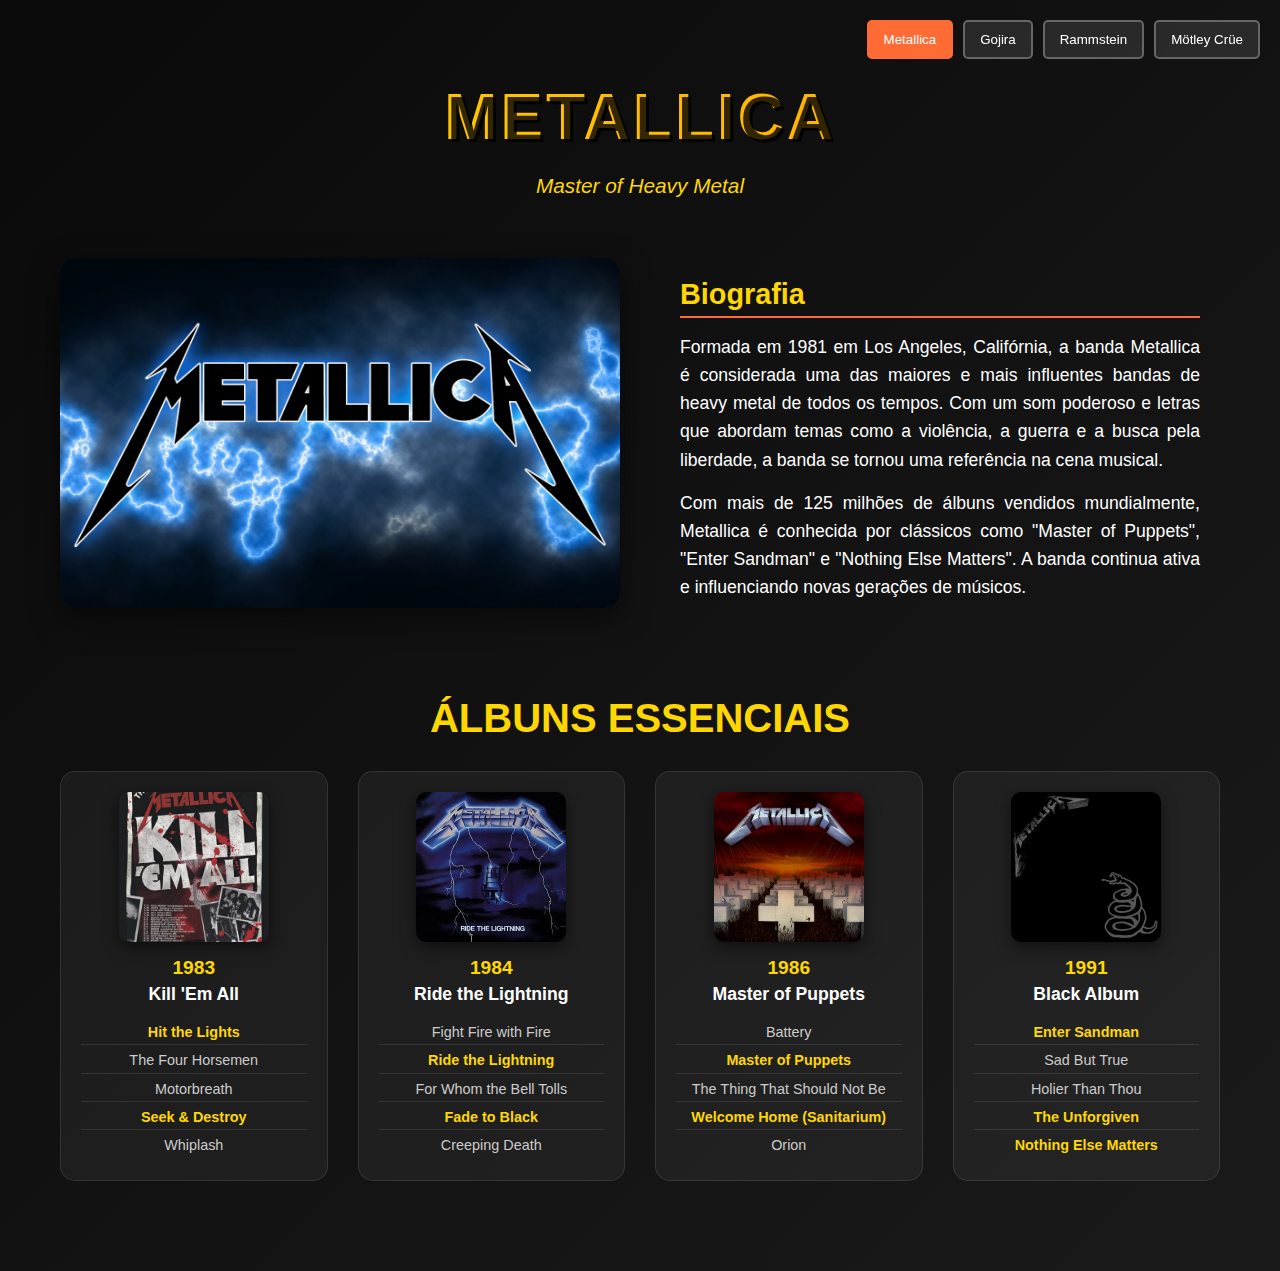
<file: index.html>
<!DOCTYPE html>
<html lang="pt-br">
<head>
    <meta charset="UTF-8">
    <meta name="viewport" content="width=device-width, initial-scale=1.0">
    <title>Bandas de Rock</title>
    <style>
        * {
            margin: 0;
            padding: 0;
            box-sizing: border-box;
        }
        
        body {
            background: linear-gradient(135deg, #0a0a0a 0%, #1a1a1a 100%);
            color: #ffffff;
            font-family: 'Arial', sans-serif;
            overflow-x: hidden;
        }
        
        .container {
            max-width: 1200px;
            margin: 0 auto;
            padding: 0 20px;
        }
        
        .navigation {
            position: fixed;
            top: 20px;
            right: 20px;
            display: flex;
            gap: 10px;
            z-index: 1000;
        }
        
        .nav-btn {
            background: rgba(255, 255, 255, 0.1);
            border: 2px solid #666;
            color: #fff;
            padding: 10px 15px;
            border-radius: 5px;
            transition: all 0.3s ease;
            backdrop-filter: blur(10px);
            cursor: pointer;
        }
        
        .nav-btn:hover {
            background: rgba(255, 255, 255, 0.2);
            border-color: #fff;
            transform: translateY(-2px);
        }
        
        .nav-btn.active {
            background: #ff6b35;
            border-color: #ff6b35;
        }
        
        .page {
            display: none;
            min-height: 100vh;
            padding: 80px 0 40px;
        }
        
        .page.active {
            display: block;
            animation: fadeIn 0.8s ease-in-out;
        }
        
        @keyframes fadeIn {
            from { 
                opacity: 0; 
                transform: translateY(30px); 
            }
            to { 
                opacity: 1; 
                transform: translateY(0); 
            }
        }
        
        .band-header {
            text-align: center;
            margin-bottom: 60px;
            position: relative;
        }
        
        .band-title {
            font-size: 4rem;
            font-weight: bold;
            text-transform: uppercase;
            letter-spacing: 3px;
            margin-bottom: 20px;
            text-shadow: 3px 3px rgba(0,0,0,0.8);
            background: linear-gradient(45deg, #fff, #ccc);
            -webkit-background-clip: text;
            -webkit-text-fill-color: transparent;
            background-clip: text;
        }
        
        .band-subtitle {
            font-size: 1.3rem;
            color: #ff6b35; 
            font-style: italic;
        }
        
        .band-content {
            display: grid;
            grid-template-columns: 1fr 1fr;
            gap: 40px;
            margin-bottom: 40px;
        }
        
        .band-image {
            width: 100%;
            max-width: 100%;
            height: 350px;
            background: rgba(255, 255, 255, 0.1);
            border-radius: 15px;
            box-shadow: 0 10px 30px rgba(0, 0, 0, 0.5);
            transition: transform 0.3s ease;
            display: flex;
            align-items: center;
            justify-content: center;
            overflow: hidden;
        }
        
        .band-image img {
            width: 100%;
            height: 100%;
            object-fit: cover;
        }
        
        .band-image:hover {
            transform: scale(1.05);
        }
        
        .band-info {
            padding: 20px;
        }
        
        .band-info h3 {
            color: #ff6b35;
            font-size: 1.8rem;
            margin-bottom: 15px;
            border-bottom: 2px solid #ff6b35;
            padding-bottom: 5px;
        }
        
        .band-info p {
            line-height: 1.6;
            font-size: 1.1rem;
            margin-bottom: 15px;
            text-align: justify;
        }   
        
        .albums-section {
            margin-top: 60px;
            text-align: center;
        }
        
        .albums-title {
            font-size: 2.5rem;
            color: #ff6b35;
            margin-bottom: 30px;
            text-transform: uppercase;
        }
        
        .albums-grid {
            display: grid;
            grid-template-columns: repeat(auto-fit, minmax(250px, 1fr));
            gap: 30px;
            margin-bottom: 50px;
        }
        
        .album-card {
            background: rgba(255, 255, 255, 0.05);
            border-radius: 15px;
            padding: 20px;
            text-align: center;
            transition: all 0.3s ease;
            border: 1px solid rgba(255, 255, 255, 0.1);
            cursor: pointer;
        }
        
        .album-card:hover {
            background: rgba(255, 255, 255, 0.1);
            transform: translateY(-5px);
            box-shadow: 0 10px 25px rgba(255, 107, 53, 0.3);
        }
        
        .album-cover {
            width: 150px;
            height: 150px;
            margin: 0 auto 15px;
            border-radius: 10px;
            overflow: hidden;
            box-shadow: 0 5px 15px rgba(0, 0, 0, 0.5);
        }
        
        .album-cover img {
            width: 100%;
            height: 100%;
            object-fit: cover;
        }
        
        .album-year {
            color: #ff6b35;
            font-weight: bold;
            font-size: 1.2rem;
            margin-bottom: 5px;
        }
        
        .album-name {
            font-size: 1.1rem;
            font-weight: bold;
            margin-bottom: 15px;
        }
        
        .album-tracks {
            font-size: 0.9rem;
            color: #ccc;
            line-height: 1.4;
        }
        
        .track-item {
            margin-bottom: 3px;
            padding: 2px 0;
            border-bottom: 1px solid rgba(255, 255, 255, 0.1);
        }
        
        .track-item:last-child {
            border-bottom: none;
        }
        
        .hit-song {
            color: #ff6b35;
            font-weight: bold;
        }
        
        /* Cores específicas para cada banda */
        .metallica .band-title {
            background: linear-gradient(45deg, #FFD700, #FFA200);
            -webkit-background-clip: text;
            -webkit-text-fill-color: transparent;
        }
        
        .metallica .band-subtitle, 
        .metallica .albums-title, 
        .metallica .band-info h3, 
        .metallica .album-year,
        .metallica .hit-song {
            color: #FFD700;
        }
        
        .gojira .band-title { 
            background: linear-gradient(45deg, #228B22, #32CD32); 
            -webkit-background-clip: text; 
            -webkit-text-fill-color: transparent; 
        }
        
        .gojira .band-subtitle, 
        .gojira .albums-title, 
        .gojira .band-info h3, 
        .gojira .album-year,
        .gojira .hit-song { 
            color: #32CD32; 
        }
        
        .rammstein .band-title { 
            background: linear-gradient(45deg, #DC143C, #FF6347); 
            -webkit-background-clip: text; 
            -webkit-text-fill-color: transparent; 
        }
        
        .rammstein .band-subtitle, 
        .rammstein .albums-title, 
        .rammstein .band-info h3, 
        .rammstein .album-year,
        .rammstein .hit-song { 
            color: #DC143C; 
        }
        
        .motley .band-title { 
            background: linear-gradient(45deg, #FF1493, #FF69B4); 
            -webkit-background-clip: text; 
            -webkit-text-fill-color: transparent; 
        }
        
        .motley .band-subtitle, 
        .motley .albums-title, 
        .motley .band-info h3, 
        .motley .album-year,
        .motley .hit-song { 
            color: #FF1493; 
        }
        
        @media (max-width: 768px) {
            .band-content {
                grid-template-columns: 1fr;
                text-align: center;
            }
            
            .band-title {
                font-size: 2.5rem;
            }
            
            .navigation {
                position: relative;
                top: 0;
                right: 0;
                justify-content: center;
                margin-top: 20px;
                flex-wrap: wrap;
            }
            
            .albums-grid {
                grid-template-columns: repeat(auto-fit, minmax(200px, 1fr));
            }
        }
    </style>
</head>
<body>
    <!-- Navegação -->
    <div class="navigation">
        <button class="nav-btn active" onclick="showPage('metallica')">Metallica</button>
        <button class="nav-btn" onclick="showPage('gojira')">Gojira</button>
        <button class="nav-btn" onclick="showPage('rammstein')">Rammstein</button>
        <button class="nav-btn" onclick="showPage('motley')">Mötley Crüe</button>
    </div>

    <!-- Página Metallica -->
    <div id="metallica" class="page active metallica">
        <div class="container">
            <div class="band-header">
                <h1 class="band-title">Metallica</h1>
                <p class="band-subtitle">Master of Heavy Metal</p>
            </div>

            <div class="band-content">
                <div class="band-image">
                    <img src="metallica.jpeg" alt="Metallica">
                </div>
                <div class="band-info">
                    <h3>Biografia</h3>
                    <p>Formada em 1981 em Los Angeles, Califórnia, a banda Metallica é considerada uma das maiores e mais influentes bandas de heavy metal de todos os tempos. Com um som poderoso e letras que abordam temas como a violência, a guerra e a busca pela liberdade, a banda se tornou uma referência na cena musical.</p>
                    <p>Com mais de 125 milhões de álbuns vendidos mundialmente, Metallica é conhecida por clássicos como "Master of Puppets", "Enter Sandman" e "Nothing Else Matters". A banda continua ativa e influenciando novas gerações de músicos.</p>
                </div>
            </div>
            
            <div class="albums-section">
                <h2 class="albums-title">Álbuns Essenciais</h2>
                <div class="albums-grid">
                    <div class="album-card">
                        <div class="album-cover">
                            <img src="Metallica poster.jpeg" alt="Kill 'Em All">
                        </div>
                        <div class="album-year">1983</div>
                        <div class="album-name">Kill 'Em All</div>
                        <div class="album-tracks">
                            <div class="track-item hit-song">Hit the Lights</div>
                            <div class="track-item">The Four Horsemen</div>
                            <div class="track-item">Motorbreath</div>
                            <div class="track-item hit-song">Seek & Destroy</div>
                            <div class="track-item">Whiplash</div>
                        </div>
                    </div>
                    <div class="album-card">
                        <div class="album-cover">
                            <img src="metallica ride.jpeg" alt="Ride the Lightning">
                        </div>
                        <div class="album-year">1984</div>
                        <div class="album-name">Ride the Lightning</div>
                        <div class="album-tracks">
                            <div class="track-item">Fight Fire with Fire</div>
                            <div class="track-item hit-song">Ride the Lightning</div>
                            <div class="track-item">For Whom the Bell Tolls</div>
                            <div class="track-item hit-song">Fade to Black</div>
                            <div class="track-item">Creeping Death</div>
                        </div>
                    </div>
                    <div class="album-card">
                        <div class="album-cover">
                            <img src="METALLICA222.jpeg" alt="Master of Puppets">
                        </div>
                        <div class="album-year">1986</div>
                        <div class="album-name">Master of Puppets</div>
                        <div class="album-tracks">
                            <div class="track-item">Battery</div>
                            <div class="track-item hit-song">Master of Puppets</div>
                            <div class="track-item">The Thing That Should Not Be</div>
                            <div class="track-item hit-song">Welcome Home (Sanitarium)</div>
                            <div class="track-item">Orion</div>
                        </div>
                    </div>
                    <div class="album-card">
                        <div class="album-cover">
                            <img src="black albun.jpeg" alt="Black Album">
                        </div>
                        <div class="album-year">1991</div>
                        <div class="album-name">Black Album</div>
                        <div class="album-tracks">
                            <div class="track-item hit-song">Enter Sandman</div>
                            <div class="track-item">Sad But True</div>
                            <div class="track-item">Holier Than Thou</div>
                            <div class="track-item hit-song">The Unforgiven</div>
                            <div class="track-item hit-song">Nothing Else Matters</div>
                        </div>
                    </div>
                </div>
            </div>
        </div>
    </div>

    <!-- Página Gojira -->
    <div id="gojira" class="page gojira">
        <div class="container">
            <div class="band-header">
                <h1 class="band-title">Gojira</h1>
                <p class="band-subtitle">Progressive Metal from France</p>
            </div>
            
            <div class="band-content">
                <div class="band-image">
                    <img src="Gojira Band (1).jpeg" alt="Gojira">
                </div>
                
                <div class="band-info">
                    <h3>História da Banda</h3>
                    <p>Formada em 1996 em Bayonne, França, Gojira é uma das bandas de metal progressivo mais respeitadas da atualidade. Liderada pelos irmãos Joe e Mario Duplantier, a banda combina técnica instrumental excepcional com consciência ambiental.</p>
                    
                    <p>Conhecida por suas letras sobre preservação ambiental e espiritualidade, Gojira ganhou reconhecimento mundial com álbuns como "From Mars to Sirius" e "L'Enfant Sauvage". Sua performance nas Olimpíadas de Paris 2024 os consolidou como ícones do metal francês.</p>
                </div>
            </div>

            <div class="albums-section">
                <h2 class="albums-title">Álbuns Essenciais</h2>
                <div class="albums-grid">
                    <div class="album-card">
                        <div class="album-cover">
                            <img src="Gojira_ From Mars to Sirius.jpeg" alt="From Mars to Sirius">
                        </div>
                        <div class="album-year">2005</div>
                        <div class="album-name">From Mars to Sirius</div>
                        <div class="album-tracks">
                            <div class="track-item">Ocean Planet</div>
                            <div class="track-item">Backbone</div>
                            <div class="track-item">From the Sky</div>
                            <div class="track-item hit-song">Flying Whales</div>
                            <div class="track-item hit-song">Where Dragons Dwell</div>
                        </div>
                    </div>
                    <div class="album-card">
                        <div class="album-cover">
                            <img src="Gojira - L'Enfant Sauvage (2012).jpeg" alt="L'Enfant Sauvage">
                        </div>
                        <div class="album-year">2012</div>
                        <div class="album-name">L'Enfant Sauvage</div>
                        <div class="album-tracks">
                            <div class="track-item">Explosia</div>
                            <div class="track-item hit-song">L'Enfant Sauvage</div>
                            <div class="track-item">Liquid Fire</div>
                            <div class="track-item">The Axe</div>
                            <div class="track-item hit-song">Born in Winter</div>
                        </div>
                    </div>
                    <div class="album-card">
                        <div class="album-cover">
                            <img src="Gojira - Magma.jpeg" alt="Magma">
                        </div>
                        <div class="album-year">2016</div>
                        <div class="album-name">Magma</div>
                        <div class="album-tracks">
                            <div class="track-item">The Shooting Star</div>
                            <div class="track-item hit-song">Silvera</div>
                            <div class="track-item">The Cell</div>
                            <div class="track-item hit-song">Stranded</div>
                            <div class="track-item">Yellow Stone</div>
                        </div>
                    </div>
                    <div class="album-card">
                        <div class="album-cover">
                            <img src="Gojira - Fortitude (2021).jpeg" alt="Fortitude">
                        </div>
                        <div class="album-year">2021</div>
                        <div class="album-name">Fortitude</div>
                        <div class="album-tracks">
                            <div class="track-item">Born for One Thing</div>
                            <div class="track-item hit-song">Amazonia</div>
                            <div class="track-item">Another World</div>
                            <div class="track-item">Hold On</div>
                            <div class="track-item hit-song">Into the Storm</div>
                        </div>
                    </div>
                </div>
            </div>
        </div>
    </div>

    <!-- Página Rammstein -->
    <div id="rammstein" class="page rammstein">
        <div class="container">
            <div class="band-header">
                <h1 class="band-title">Rammstein</h1>
                <p class="band-subtitle">Industrial Metal Titans</p>
            </div>
            
            <div class="band-content">
                <div class="band-image">
                    <img src="raimmest.jpeg" alt="Rammstein">
                </div>
                
                <div class="band-info">
                    <h3>História da Banda</h3>
                    <p>Formada em 1994 em Berlim, Alemanha, Rammstein é a banda de metal industrial mais famosa do mundo. Conhecida por seus shows pirotécnicos espetaculares e letras em alemão, a banda criou um estilo único que combina metal pesado com elementos eletrônicos.</p>
                    
                    <p>Liderada pelo carismático Till Lindemann, Rammstein vendeu mais de 20 milhões de álbuns mundialmente. Suas performances teatrais e controversas os tornaram uma das bandas mais icônicas e reconhecíveis do metal moderno.</p>
                </div>
            </div>

            <div class="albums-section">
                <h2 class="albums-title">Discografia Principal</h2>
                <div class="albums-grid">
                    <div class="album-card">
                        <div class="album-cover">
                            <img src="Herzeleid - Rammstein.jpeg" alt="Herzeleid">
                        </div>
                        <div class="album-year">1995</div>
                        <div class="album-name">Herzeleid</div>
                        <div class="album-tracks">
                            <div class="track-item">Wollt ihr das Bett in Flammen sehen?</div>
                            <div class="track-item hit-song">Du riechst so gut</div>
                            <div class="track-item">Das alte Leid</div>
                            <div class="track-item">Heirate mich</div>
                            <div class="track-item hit-song">Herzeleid</div>
                        </div>
                    </div>
                    <div class="album-card">
                        <div class="album-cover">
                            <img src="rammstein.jpeg" alt="Sehnsucht">
                        </div>
                        <div class="album-year">1997</div>
                        <div class="album-name">Sehnsucht</div>
                        <div class="album-tracks">
                            <div class="track-item">Sehnsucht</div>
                            <div class="track-item hit-song">Engel</div>
                            <div class="track-item">Tier</div>
                            <div class="track-item hit-song">Du hast</div>
                            <div class="track-item">Bück dich</div>
                        </div>
                    </div>
                    <div class="album-card">
                        <div class="album-cover">
                            <img src="rammstein poster.jpeg" alt="Mutter">
                        </div>
                        <div class="album-year">2001</div>
                        <div class="album-name">Mutter</div>
                        <div class="album-tracks">
                            <div class="track-item">Mein Herz brennt</div>
                            <div class="track-item">Links 2-3-4</div>
                            <div class="track-item hit-song">Sonne</div>
                            <div class="track-item">Ich will</div>
                            <div class="track-item hit-song">Mutter</div>
                        </div>
                    </div>
                    <div class="album-card">
                        <div class="album-cover">
                            <img src="Rammstein_Album Rammstein.jpeg" alt="Rammstein">
                        </div>
                        <div class="album-year">2019</div>
                        <div class="album-name">Rammstein</div>
                        <div class="album-tracks">
                            <div class="track-item">Deutschland</div>
                            <div class="track-item hit-song">Radio</div>
                            <div class="track-item">Zeig dich</div>
                            <div class="track-item">Ausländer</div>
                            <div class="track-item hit-song">Puppe</div>
                        </div>
                    </div>
                </div>
            </div>
        </div>
    </div>

    <!-- Página Mötley Crüe -->
    <div id="motley" class="page motley">
        <div class="container">
            <div class="band-header">
                <h1 class="band-title">Mötley Crüe</h1>
                <p class="band-subtitle">Glam Metal Legends</p>
            </div>
            
            <div class="band-content">
                <div class="band-image">
                    <img src="motley.jpeg" alt="Mötley Crüe">
                </div>
                
                <div class="band-info">
                    <h3>História da Banda</h3>
                    <p>Formada em 1981 em Los Angeles, Mötley Crüe é uma das bandas mais emblemáticas do glam metal dos anos 80. Conhecida por seu estilo de vida excessivo e performances energéticas, a banda definiu uma era do rock.</p>
                    
                    <p>Com hits como "Dr. Feelgood", "Girls, Girls, Girls" e "Kickstart My Heart", Mötley Crüe vendeu mais de 100 milhões de álbuns mundialmente. Sua história turbulenta foi retratada no filme "The Dirt" e na autobiografia homônima.</p>
                </div>
            </div>

            <div class="albums-section">
                <h2 class="albums-title">Álbuns Icônicos</h2>
                <div class="albums-grid">
                    <div class="album-card">
                        <div class="album-cover">
                            <img src="shout at the devil.webp" alt="Shout at the Devil">
                        </div>
                        <div class="album-year">1983</div>
                        <div class="album-name">Shout at the Devil</div>
                        <div class="album-tracks">
                            <div class="track-item hit-song">Shout at the Devil</div>
                            <div class="track-item">Looks That Kill</div>
                            <div class="track-item">Bastard</div>
                            <div class="track-item hit-song">Too Young to Fall in Love</div>
                            <div class="track-item">Knock 'Em Dead, Kid</div>
                        </div>
                    </div>
                    <div class="album-card">
                        <div class="album-cover">
                            <img src="girls girls girls.jpeg" alt="Girls, Girls, Girls">
                        </div>
                        <div class="album-year">1987</div>
                        <div class="album-name">Girls, Girls, Girls</div>
                        <div class="album-tracks">
                            <div class="track-item">Wild Side</div>
                            <div class="track-item hit-song">Girls, Girls, Girls</div>
                            <div class="track-item">Dancing on Glass</div>
                            <div class="track-item">Bad Boy Boogie</div>
                            <div class="track-item hit-song">You're All I Need</div>
                        </div>
                    </div>
                    <div class="album-card">
                        <div class="album-cover">
                            <img src="dr.fellgood.jpeg" alt="Dr. Feelgood">
                        </div>
                        <div class="album-year">1989</div>
                        <div class="album-name">Dr. Feelgood</div>
                        <div class="album-tracks">
                            <div class="track-item">T.n.T. (Terror 'n Tinseltown)</div>
                            <div class="track-item hit-song">Dr. Feelgood</div>
                            <div class="track-item">Slice of Your Pie</div>
                            <div class="track-item hit-song">Kickstart My Heart</div>
                            <div class="track-item hit-song">Without You</div>
                        </div>
                    </div>
                    <div class="album-card">
                        <div class="album-cover">
                            <img src="the dirt.jpeg
                            " alt="The Dirt">
                        </div>
                        <div class="album-year">1994</div>
                        <div class="album-name">The Dirt</div>
                        <div class="album-tracks">
                            <div class="track-item">Red Hot</div>
                            <div class="track-item hit-song">On With the Show</div>
                            <div class="track-item">Teaser</div>
                            <div class="track-item">Rock and Roll Junkie</div>
                            <div class="track-item hit-song">Danger</div>
                        </div>
                    </div>
                </div>
            </div>
        </div>
    </div>

    <script>
        function showPage(pageId) {
            // Esconde todas as páginas
            document.querySelectorAll('.page').forEach(page => {
                page.classList.remove('active');
            });
            
            // Mostra a página selecionada
            document.getElementById(pageId).classList.add('active');
            
            // Atualiza os botões de navegação
            document.querySelectorAll('.nav-btn').forEach(btn => {
                btn.classList.remove('active');
            });
            
            // Ativa o botão correspondente
            event.currentTarget.classList.add('active');
            
            // Rolagem suave para o topo
            window.scrollTo({
                top: 0,
                behavior: 'smooth'
            });
        }
    </script>
</body>
</html>
</file>
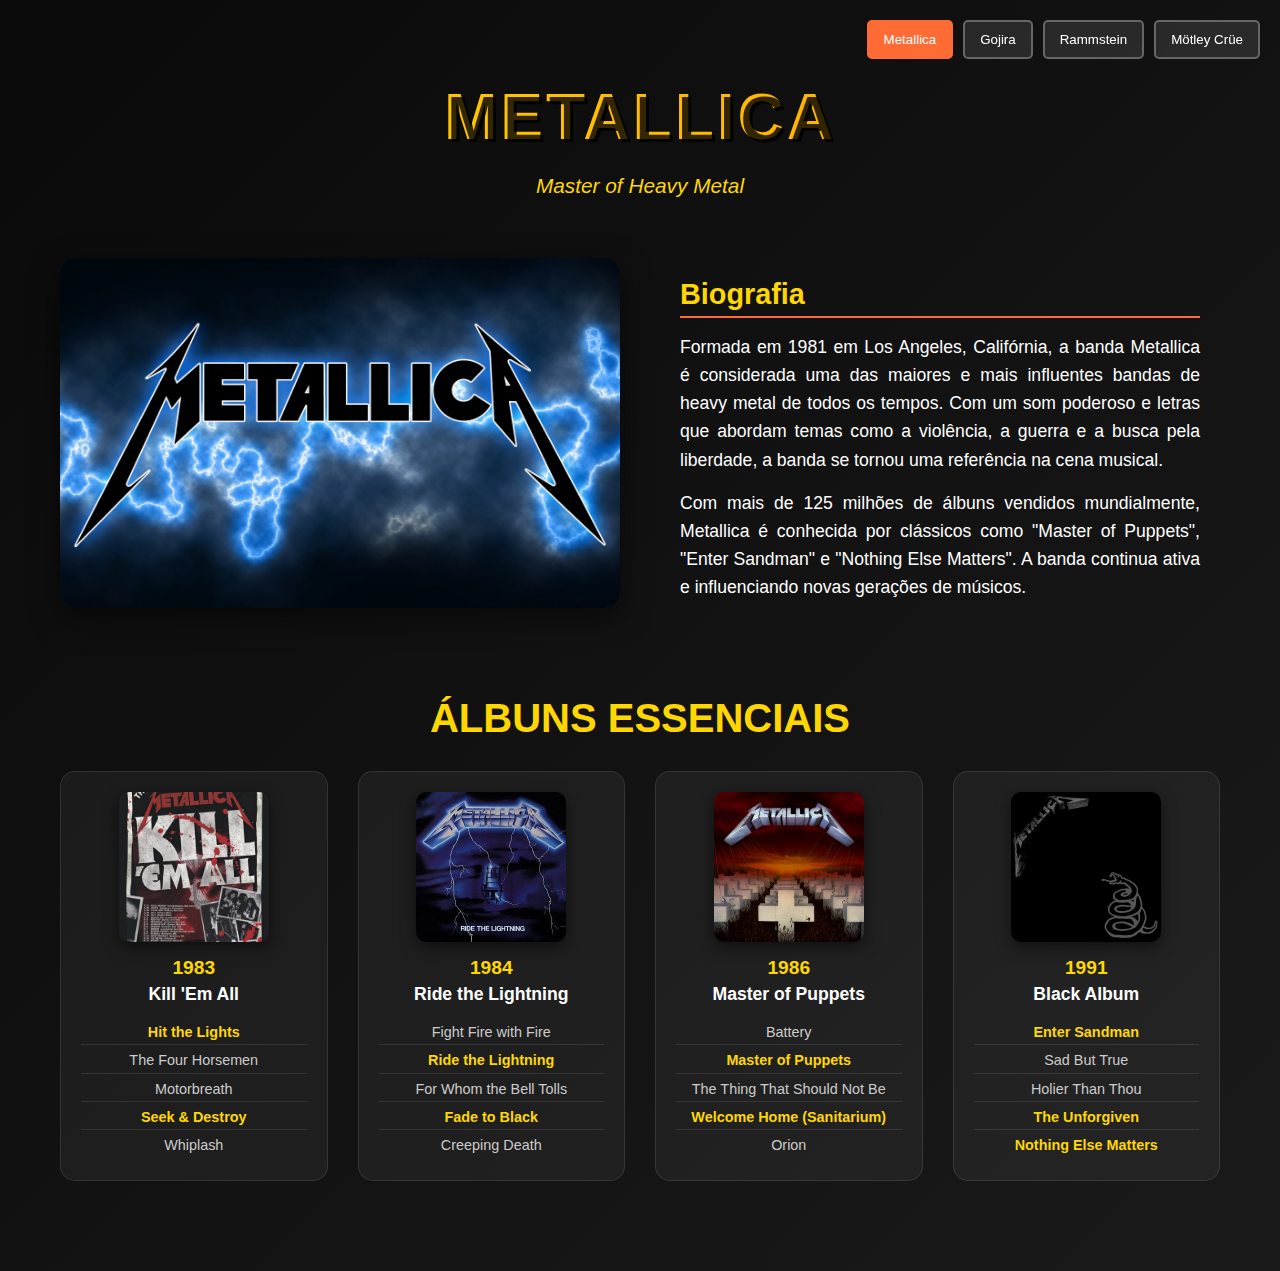
<file: minhas bandas favoritas.html>
<!DOCTYPE html>
<html lang="pt-br">
<head>
    <meta charset="UTF-8">
    <meta name="viewport" content="width=device-width, initial-scale=1.0">
    <title>Bandas de Rock</title>
    <style>
        * {
            margin: 0;
            padding: 0;
            box-sizing: border-box;
        }
        
        body {
            background: linear-gradient(135deg, #0a0a0a 0%, #1a1a1a 100%);
            color: #ffffff;
            font-family: 'Arial', sans-serif;
            overflow-x: hidden;
        }
        
        .container {
            max-width: 1200px;
            margin: 0 auto;
            padding: 0 20px;
        }
        
        .navigation {
            position: fixed;
            top: 20px;
            right: 20px;
            display: flex;
            gap: 10px;
            z-index: 1000;
        }
        
        .nav-btn {
            background: rgba(255, 255, 255, 0.1);
            border: 2px solid #666;
            color: #fff;
            padding: 10px 15px;
            border-radius: 5px;
            transition: all 0.3s ease;
            backdrop-filter: blur(10px);
            cursor: pointer;
        }
        
        .nav-btn:hover {
            background: rgba(255, 255, 255, 0.2);
            border-color: #fff;
            transform: translateY(-2px);
        }
        
        .nav-btn.active {
            background: #ff6b35;
            border-color: #ff6b35;
        }
        
        .page {
            display: none;
            min-height: 100vh;
            padding: 80px 0 40px;
        }
        
        .page.active {
            display: block;
            animation: fadeIn 0.8s ease-in-out;
        }
        
        @keyframes fadeIn {
            from { 
                opacity: 0; 
                transform: translateY(30px); 
            }
            to { 
                opacity: 1; 
                transform: translateY(0); 
            }
        }
        
        .band-header {
            text-align: center;
            margin-bottom: 60px;
            position: relative;
        }
        
        .band-title {
            font-size: 4rem;
            font-weight: bold;
            text-transform: uppercase;
            letter-spacing: 3px;
            margin-bottom: 20px;
            text-shadow: 3px 3px rgba(0,0,0,0.8);
            background: linear-gradient(45deg, #fff, #ccc);
            -webkit-background-clip: text;
            -webkit-text-fill-color: transparent;
            background-clip: text;
        }
        
        .band-subtitle {
            font-size: 1.3rem;
            color: #ff6b35; 
            font-style: italic;
        }
        
        .band-content {
            display: grid;
            grid-template-columns: 1fr 1fr;
            gap: 40px;
            margin-bottom: 40px;
        }
        
        .band-image {
            width: 100%;
            max-width: 100%;
            height: 350px;
            background: rgba(255, 255, 255, 0.1);
            border-radius: 15px;
            box-shadow: 0 10px 30px rgba(0, 0, 0, 0.5);
            transition: transform 0.3s ease;
            display: flex;
            align-items: center;
            justify-content: center;
            overflow: hidden;
        }
        
        .band-image img {
            width: 100%;
            height: 100%;
            object-fit: cover;
        }
        
        .band-image:hover {
            transform: scale(1.05);
        }
        
        .band-info {
            padding: 20px;
        }
        
        .band-info h3 {
            color: #ff6b35;
            font-size: 1.8rem;
            margin-bottom: 15px;
            border-bottom: 2px solid #ff6b35;
            padding-bottom: 5px;
        }
        
        .band-info p {
            line-height: 1.6;
            font-size: 1.1rem;
            margin-bottom: 15px;
            text-align: justify;
        }   
        
        .albums-section {
            margin-top: 60px;
            text-align: center;
        }
        
        .albums-title {
            font-size: 2.5rem;
            color: #ff6b35;
            margin-bottom: 30px;
            text-transform: uppercase;
        }
        
        .albums-grid {
            display: grid;
            grid-template-columns: repeat(auto-fit, minmax(250px, 1fr));
            gap: 30px;
            margin-bottom: 50px;
        }
        
        .album-card {
            background: rgba(255, 255, 255, 0.05);
            border-radius: 15px;
            padding: 20px;
            text-align: center;
            transition: all 0.3s ease;
            border: 1px solid rgba(255, 255, 255, 0.1);
            cursor: pointer;
        }
        
        .album-card:hover {
            background: rgba(255, 255, 255, 0.1);
            transform: translateY(-5px);
            box-shadow: 0 10px 25px rgba(255, 107, 53, 0.3);
        }
        
        .album-cover {
            width: 150px;
            height: 150px;
            margin: 0 auto 15px;
            border-radius: 10px;
            overflow: hidden;
            box-shadow: 0 5px 15px rgba(0, 0, 0, 0.5);
        }
        
        .album-cover img {
            width: 100%;
            height: 100%;
            object-fit: cover;
        }
        
        .album-year {
            color: #ff6b35;
            font-weight: bold;
            font-size: 1.2rem;
            margin-bottom: 5px;
        }
        
        .album-name {
            font-size: 1.1rem;
            font-weight: bold;
            margin-bottom: 15px;
        }
        
        .album-tracks {
            font-size: 0.9rem;
            color: #ccc;
            line-height: 1.4;
        }
        
        .track-item {
            margin-bottom: 3px;
            padding: 2px 0;
            border-bottom: 1px solid rgba(255, 255, 255, 0.1);
        }
        
        .track-item:last-child {
            border-bottom: none;
        }
        
        .hit-song {
            color: #ff6b35;
            font-weight: bold;
        }
        
        /* Cores específicas para cada banda */
        .metallica .band-title {
            background: linear-gradient(45deg, #FFD700, #FFA200);
            -webkit-background-clip: text;
            -webkit-text-fill-color: transparent;
        }
        
        .metallica .band-subtitle, 
        .metallica .albums-title, 
        .metallica .band-info h3, 
        .metallica .album-year,
        .metallica .hit-song {
            color: #FFD700;
        }
        
        .gojira .band-title { 
            background: linear-gradient(45deg, #228B22, #32CD32); 
            -webkit-background-clip: text; 
            -webkit-text-fill-color: transparent; 
        }
        
        .gojira .band-subtitle, 
        .gojira .albums-title, 
        .gojira .band-info h3, 
        .gojira .album-year,
        .gojira .hit-song { 
            color: #32CD32; 
        }
        
        .rammstein .band-title { 
            background: linear-gradient(45deg, #DC143C, #FF6347); 
            -webkit-background-clip: text; 
            -webkit-text-fill-color: transparent; 
        }
        
        .rammstein .band-subtitle, 
        .rammstein .albums-title, 
        .rammstein .band-info h3, 
        .rammstein .album-year,
        .rammstein .hit-song { 
            color: #DC143C; 
        }
        
        .motley .band-title { 
            background: linear-gradient(45deg, #FF1493, #FF69B4); 
            -webkit-background-clip: text; 
            -webkit-text-fill-color: transparent; 
        }
        
        .motley .band-subtitle, 
        .motley .albums-title, 
        .motley .band-info h3, 
        .motley .album-year,
        .motley .hit-song { 
            color: #FF1493; 
        }
        
        @media (max-width: 768px) {
            .band-content {
                grid-template-columns: 1fr;
                text-align: center;
            }
            
            .band-title {
                font-size: 2.5rem;
            }
            
            .navigation {
                position: relative;
                top: 0;
                right: 0;
                justify-content: center;
                margin-top: 20px;
                flex-wrap: wrap;
            }
            
            .albums-grid {
                grid-template-columns: repeat(auto-fit, minmax(200px, 1fr));
            }
        }
    </style>
</head>
<body>
    <!-- Navegação -->
    <div class="navigation">
        <button class="nav-btn active" onclick="showPage('metallica')">Metallica</button>
        <button class="nav-btn" onclick="showPage('gojira')">Gojira</button>
        <button class="nav-btn" onclick="showPage('rammstein')">Rammstein</button>
        <button class="nav-btn" onclick="showPage('motley')">Mötley Crüe</button>
    </div>

    <!-- Página Metallica -->
    <div id="metallica" class="page active metallica">
        <div class="container">
            <div class="band-header">
                <h1 class="band-title">Metallica</h1>
                <p class="band-subtitle">Master of Heavy Metal</p>
            </div>

            <div class="band-content">
                <div class="band-image">
                    <img src="metallica.jpeg" alt="Metallica">
                </div>
                <div class="band-info">
                    <h3>Biografia</h3>
                    <p>Formada em 1981 em Los Angeles, Califórnia, a banda Metallica é considerada uma das maiores e mais influentes bandas de heavy metal de todos os tempos. Com um som poderoso e letras que abordam temas como a violência, a guerra e a busca pela liberdade, a banda se tornou uma referência na cena musical.</p>
                    <p>Com mais de 125 milhões de álbuns vendidos mundialmente, Metallica é conhecida por clássicos como "Master of Puppets", "Enter Sandman" e "Nothing Else Matters". A banda continua ativa e influenciando novas gerações de músicos.</p>
                </div>
            </div>
            
            <div class="albums-section">
                <h2 class="albums-title">Álbuns Essenciais</h2>
                <div class="albums-grid">
                    <div class="album-card">
                        <div class="album-cover">
                            <img src="Metallica poster.jpeg" alt="Kill 'Em All">
                        </div>
                        <div class="album-year">1983</div>
                        <div class="album-name">Kill 'Em All</div>
                        <div class="album-tracks">
                            <div class="track-item hit-song">Hit the Lights</div>
                            <div class="track-item">The Four Horsemen</div>
                            <div class="track-item">Motorbreath</div>
                            <div class="track-item hit-song">Seek & Destroy</div>
                            <div class="track-item">Whiplash</div>
                        </div>
                    </div>
                    <div class="album-card">
                        <div class="album-cover">
                            <img src="metallica ride.jpeg" alt="Ride the Lightning">
                        </div>
                        <div class="album-year">1984</div>
                        <div class="album-name">Ride the Lightning</div>
                        <div class="album-tracks">
                            <div class="track-item">Fight Fire with Fire</div>
                            <div class="track-item hit-song">Ride the Lightning</div>
                            <div class="track-item">For Whom the Bell Tolls</div>
                            <div class="track-item hit-song">Fade to Black</div>
                            <div class="track-item">Creeping Death</div>
                        </div>
                    </div>
                    <div class="album-card">
                        <div class="album-cover">
                            <img src="METALLICA222.jpeg" alt="Master of Puppets">
                        </div>
                        <div class="album-year">1986</div>
                        <div class="album-name">Master of Puppets</div>
                        <div class="album-tracks">
                            <div class="track-item">Battery</div>
                            <div class="track-item hit-song">Master of Puppets</div>
                            <div class="track-item">The Thing That Should Not Be</div>
                            <div class="track-item hit-song">Welcome Home (Sanitarium)</div>
                            <div class="track-item">Orion</div>
                        </div>
                    </div>
                    <div class="album-card">
                        <div class="album-cover">
                            <img src="black albun.jpeg" alt="Black Album">
                        </div>
                        <div class="album-year">1991</div>
                        <div class="album-name">Black Album</div>
                        <div class="album-tracks">
                            <div class="track-item hit-song">Enter Sandman</div>
                            <div class="track-item">Sad But True</div>
                            <div class="track-item">Holier Than Thou</div>
                            <div class="track-item hit-song">The Unforgiven</div>
                            <div class="track-item hit-song">Nothing Else Matters</div>
                        </div>
                    </div>
                </div>
            </div>
        </div>
    </div>

    <!-- Página Gojira -->
    <div id="gojira" class="page gojira">
        <div class="container">
            <div class="band-header">
                <h1 class="band-title">Gojira</h1>
                <p class="band-subtitle">Progressive Metal from France</p>
            </div>
            
            <div class="band-content">
                <div class="band-image">
                    <img src="Gojira Band (1).jpeg" alt="Gojira">
                </div>
                
                <div class="band-info">
                    <h3>História da Banda</h3>
                    <p>Formada em 1996 em Bayonne, França, Gojira é uma das bandas de metal progressivo mais respeitadas da atualidade. Liderada pelos irmãos Joe e Mario Duplantier, a banda combina técnica instrumental excepcional com consciência ambiental.</p>
                    
                    <p>Conhecida por suas letras sobre preservação ambiental e espiritualidade, Gojira ganhou reconhecimento mundial com álbuns como "From Mars to Sirius" e "L'Enfant Sauvage". Sua performance nas Olimpíadas de Paris 2024 os consolidou como ícones do metal francês.</p>
                </div>
            </div>

            <div class="albums-section">
                <h2 class="albums-title">Álbuns Essenciais</h2>
                <div class="albums-grid">
                    <div class="album-card">
                        <div class="album-cover">
                            <img src="Gojira_ From Mars to Sirius.jpeg" alt="From Mars to Sirius">
                        </div>
                        <div class="album-year">2005</div>
                        <div class="album-name">From Mars to Sirius</div>
                        <div class="album-tracks">
                            <div class="track-item">Ocean Planet</div>
                            <div class="track-item">Backbone</div>
                            <div class="track-item">From the Sky</div>
                            <div class="track-item hit-song">Flying Whales</div>
                            <div class="track-item hit-song">Where Dragons Dwell</div>
                        </div>
                    </div>
                    <div class="album-card">
                        <div class="album-cover">
                            <img src="Gojira - L'Enfant Sauvage (2012).jpeg" alt="L'Enfant Sauvage">
                        </div>
                        <div class="album-year">2012</div>
                        <div class="album-name">L'Enfant Sauvage</div>
                        <div class="album-tracks">
                            <div class="track-item">Explosia</div>
                            <div class="track-item hit-song">L'Enfant Sauvage</div>
                            <div class="track-item">Liquid Fire</div>
                            <div class="track-item">The Axe</div>
                            <div class="track-item hit-song">Born in Winter</div>
                        </div>
                    </div>
                    <div class="album-card">
                        <div class="album-cover">
                            <img src="Gojira - Magma.jpeg" alt="Magma">
                        </div>
                        <div class="album-year">2016</div>
                        <div class="album-name">Magma</div>
                        <div class="album-tracks">
                            <div class="track-item">The Shooting Star</div>
                            <div class="track-item hit-song">Silvera</div>
                            <div class="track-item">The Cell</div>
                            <div class="track-item hit-song">Stranded</div>
                            <div class="track-item">Yellow Stone</div>
                        </div>
                    </div>
                    <div class="album-card">
                        <div class="album-cover">
                            <img src="Gojira - Fortitude (2021).jpeg" alt="Fortitude">
                        </div>
                        <div class="album-year">2021</div>
                        <div class="album-name">Fortitude</div>
                        <div class="album-tracks">
                            <div class="track-item">Born for One Thing</div>
                            <div class="track-item hit-song">Amazonia</div>
                            <div class="track-item">Another World</div>
                            <div class="track-item">Hold On</div>
                            <div class="track-item hit-song">Into the Storm</div>
                        </div>
                    </div>
                </div>
            </div>
        </div>
    </div>

    <!-- Página Rammstein -->
    <div id="rammstein" class="page rammstein">
        <div class="container">
            <div class="band-header">
                <h1 class="band-title">Rammstein</h1>
                <p class="band-subtitle">Industrial Metal Titans</p>
            </div>
            
            <div class="band-content">
                <div class="band-image">
                    <img src="raimmest.jpeg" alt="Rammstein">
                </div>
                
                <div class="band-info">
                    <h3>História da Banda</h3>
                    <p>Formada em 1994 em Berlim, Alemanha, Rammstein é a banda de metal industrial mais famosa do mundo. Conhecida por seus shows pirotécnicos espetaculares e letras em alemão, a banda criou um estilo único que combina metal pesado com elementos eletrônicos.</p>
                    
                    <p>Liderada pelo carismático Till Lindemann, Rammstein vendeu mais de 20 milhões de álbuns mundialmente. Suas performances teatrais e controversas os tornaram uma das bandas mais icônicas e reconhecíveis do metal moderno.</p>
                </div>
            </div>

            <div class="albums-section">
                <h2 class="albums-title">Discografia Principal</h2>
                <div class="albums-grid">
                    <div class="album-card">
                        <div class="album-cover">
                            <img src="Herzeleid - Rammstein.jpeg" alt="Herzeleid">
                        </div>
                        <div class="album-year">1995</div>
                        <div class="album-name">Herzeleid</div>
                        <div class="album-tracks">
                            <div class="track-item">Wollt ihr das Bett in Flammen sehen?</div>
                            <div class="track-item hit-song">Du riechst so gut</div>
                            <div class="track-item">Das alte Leid</div>
                            <div class="track-item">Heirate mich</div>
                            <div class="track-item hit-song">Herzeleid</div>
                        </div>
                    </div>
                    <div class="album-card">
                        <div class="album-cover">
                            <img src="_Sehnsucht_!!!.jpeg" alt="Sehnsucht">
                        </div>
                        <div class="album-year">1997</div>
                        <div class="album-name">Sehnsucht</div>
                        <div class="album-tracks">
                            <div class="track-item">Sehnsucht</div>
                            <div class="track-item hit-song">Engel</div>
                            <div class="track-item">Tier</div>
                            <div class="track-item hit-song">Du hast</div>
                            <div class="track-item">Bück dich</div>
                        </div>
                    </div>
                    <div class="album-card">
                        <div class="album-cover">
                            <img src="rammstein poster.jpeg" alt="Mutter">
                        </div>
                        <div class="album-year">2001</div>
                        <div class="album-name">Mutter</div>
                        <div class="album-tracks">
                            <div class="track-item">Mein Herz brennt</div>
                            <div class="track-item">Links 2-3-4</div>
                            <div class="track-item hit-song">Sonne</div>
                            <div class="track-item">Ich will</div>
                            <div class="track-item hit-song">Mutter</div>
                        </div>
                    </div>
                    <div class="album-card">
                        <div class="album-cover">
                            <img src="Rammstein_Album Rammstein.jpeg" alt="Rammstein">
                        </div>
                        <div class="album-year">2019</div>
                        <div class="album-name">Rammstein</div>
                        <div class="album-tracks">
                            <div class="track-item">Deutschland</div>
                            <div class="track-item hit-song">Radio</div>
                            <div class="track-item">Zeig dich</div>
                            <div class="track-item">Ausländer</div>
                            <div class="track-item hit-song">Puppe</div>
                        </div>
                    </div>
                </div>
            </div>
        </div>
    </div>

    <!-- Página Mötley Crüe -->
    <div id="motley" class="page motley">
        <div class="container">
            <div class="band-header">
                <h1 class="band-title">Mötley Crüe</h1>
                <p class="band-subtitle">Glam Metal Legends</p>
            </div>
            
            <div class="band-content">
                <div class="band-image">
                    <img src="motley.jpeg" alt="Mötley Crüe">
                </div>
                
                <div class="band-info">
                    <h3>História da Banda</h3>
                    <p>Formada em 1981 em Los Angeles, Mötley Crüe é uma das bandas mais emblemáticas do glam metal dos anos 80. Conhecida por seu estilo de vida excessivo e performances energéticas, a banda definiu uma era do rock.</p>
                    
                    <p>Com hits como "Dr. Feelgood", "Girls, Girls, Girls" e "Kickstart My Heart", Mötley Crüe vendeu mais de 100 milhões de álbuns mundialmente. Sua história turbulenta foi retratada no filme "The Dirt" e na autobiografia homônima.</p>
                </div>
            </div>

            <div class="albums-section">
                <h2 class="albums-title">Álbuns Icônicos</h2>
                <div class="albums-grid">
                    <div class="album-card">
                        <div class="album-cover">
                            <img src="shout at the devil.webp" alt="Shout at the Devil">
                        </div>
                        <div class="album-year">1983</div>
                        <div class="album-name">Shout at the Devil</div>
                        <div class="album-tracks">
                            <div class="track-item hit-song">Shout at the Devil</div>
                            <div class="track-item">Looks That Kill</div>
                            <div class="track-item">Bastard</div>
                            <div class="track-item hit-song">Too Young to Fall in Love</div>
                            <div class="track-item">Knock 'Em Dead, Kid</div>
                        </div>
                    </div>
                    <div class="album-card">
                        <div class="album-cover">
                            <img src="girls girls girls.jpeg" alt="Girls, Girls, Girls">
                        </div>
                        <div class="album-year">1987</div>
                        <div class="album-name">Girls, Girls, Girls</div>
                        <div class="album-tracks">
                            <div class="track-item">Wild Side</div>
                            <div class="track-item hit-song">Girls, Girls, Girls</div>
                            <div class="track-item">Dancing on Glass</div>
                            <div class="track-item">Bad Boy Boogie</div>
                            <div class="track-item hit-song">You're All I Need</div>
                        </div>
                    </div>
                    <div class="album-card">
                        <div class="album-cover">
                            <img src="dr.fellgood.jpeg" alt="Dr. Feelgood">
                        </div>
                        <div class="album-year">1989</div>
                        <div class="album-name">Dr. Feelgood</div>
                        <div class="album-tracks">
                            <div class="track-item">T.n.T. (Terror 'n Tinseltown)</div>
                            <div class="track-item hit-song">Dr. Feelgood</div>
                            <div class="track-item">Slice of Your Pie</div>
                            <div class="track-item hit-song">Kickstart My Heart</div>
                            <div class="track-item hit-song">Without You</div>
                        </div>
                    </div>
                    <div class="album-card">
                        <div class="album-cover">
                            <img src="the dirt.jpeg
                            " alt="The Dirt">
                        </div>
                        <div class="album-year">1994</div>
                        <div class="album-name">The Dirt</div>
                        <div class="album-tracks">
                            <div class="track-item">Red Hot</div>
                            <div class="track-item hit-song">On With the Show</div>
                            <div class="track-item">Teaser</div>
                            <div class="track-item">Rock and Roll Junkie</div>
                            <div class="track-item hit-song">Danger</div>
                        </div>
                    </div>
                </div>
            </div>
        </div>
    </div>

    <script>
        function showPage(pageId) {
            // Esconde todas as páginas
            document.querySelectorAll('.page').forEach(page => {
                page.classList.remove('active');
            });
            
            // Mostra a página selecionada
            document.getElementById(pageId).classList.add('active');
            
            // Atualiza os botões de navegação
            document.querySelectorAll('.nav-btn').forEach(btn => {
                btn.classList.remove('active');
            });
            
            // Ativa o botão correspondente
            event.currentTarget.classList.add('active');
            
            // Rolagem suave para o topo
            window.scrollTo({
                top: 0,
                behavior: 'smooth'
            });
        }
    </script>
</body>
</html>
</file>
